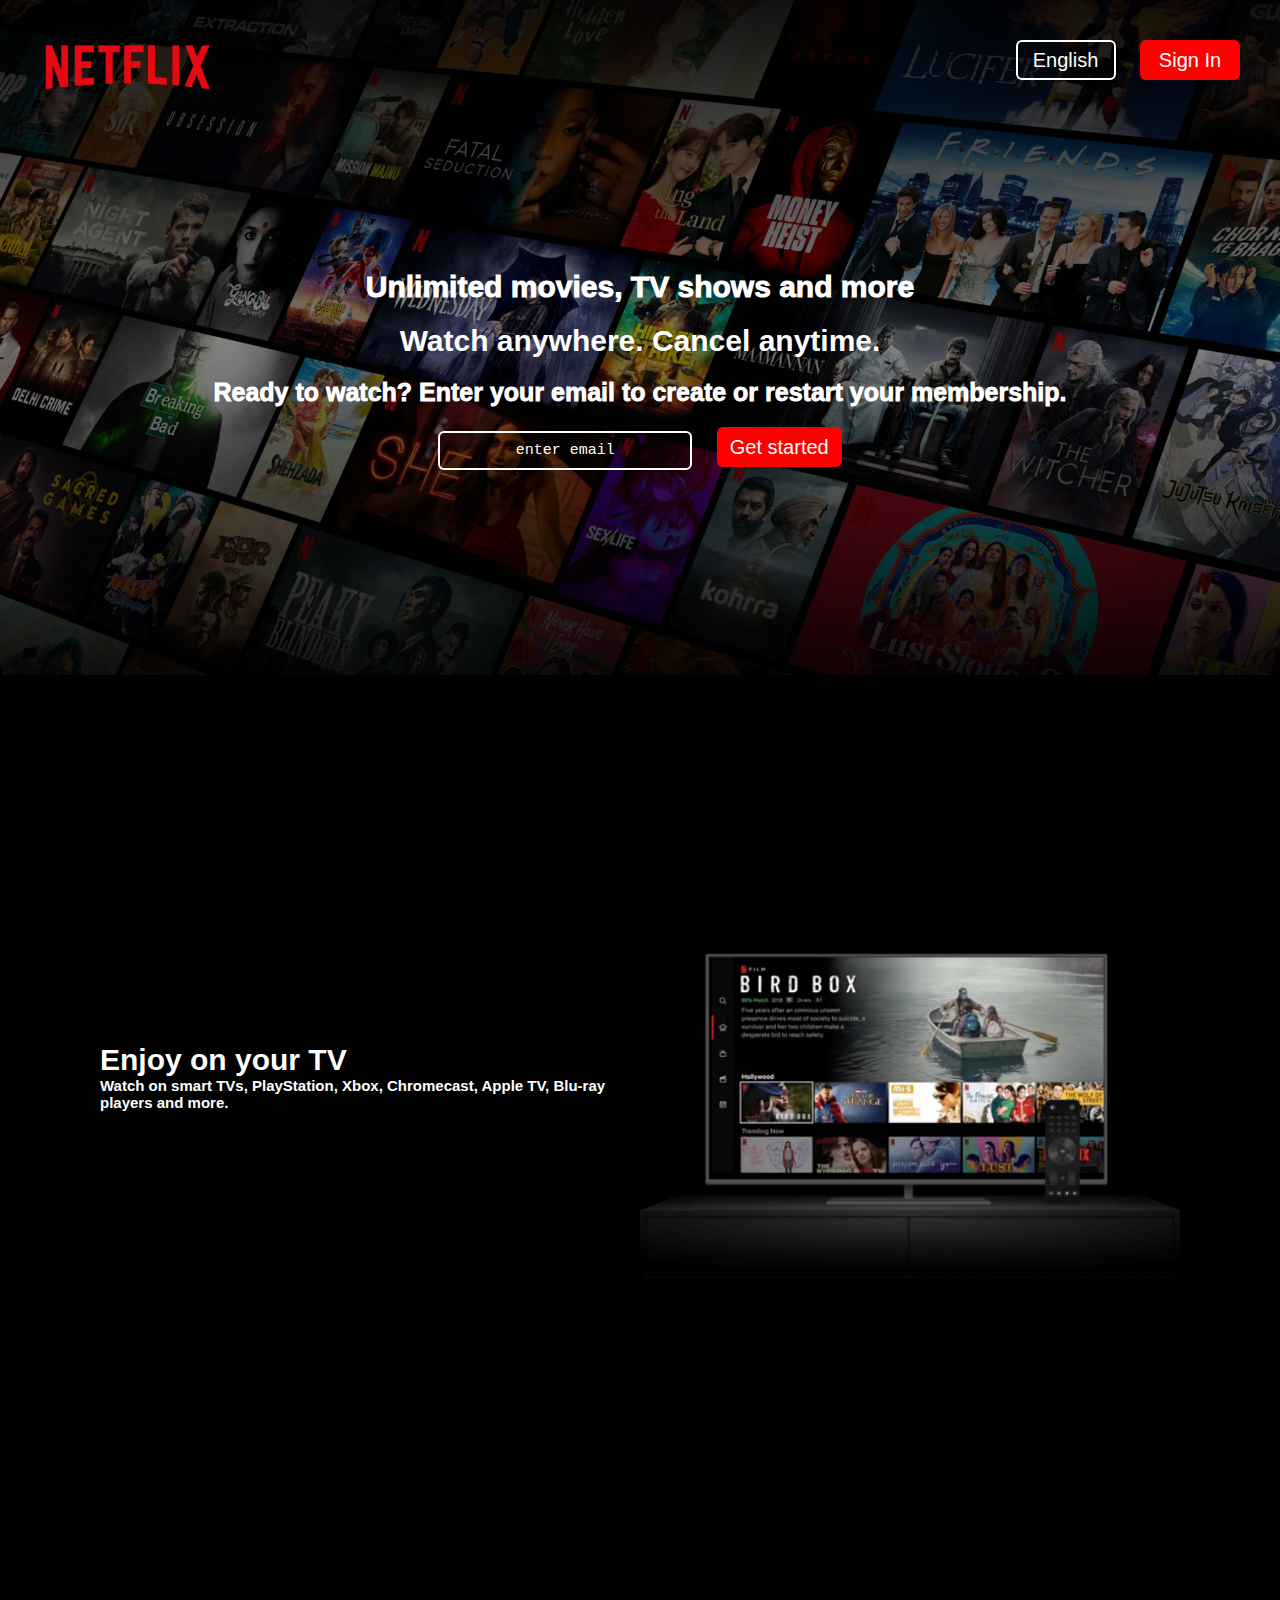
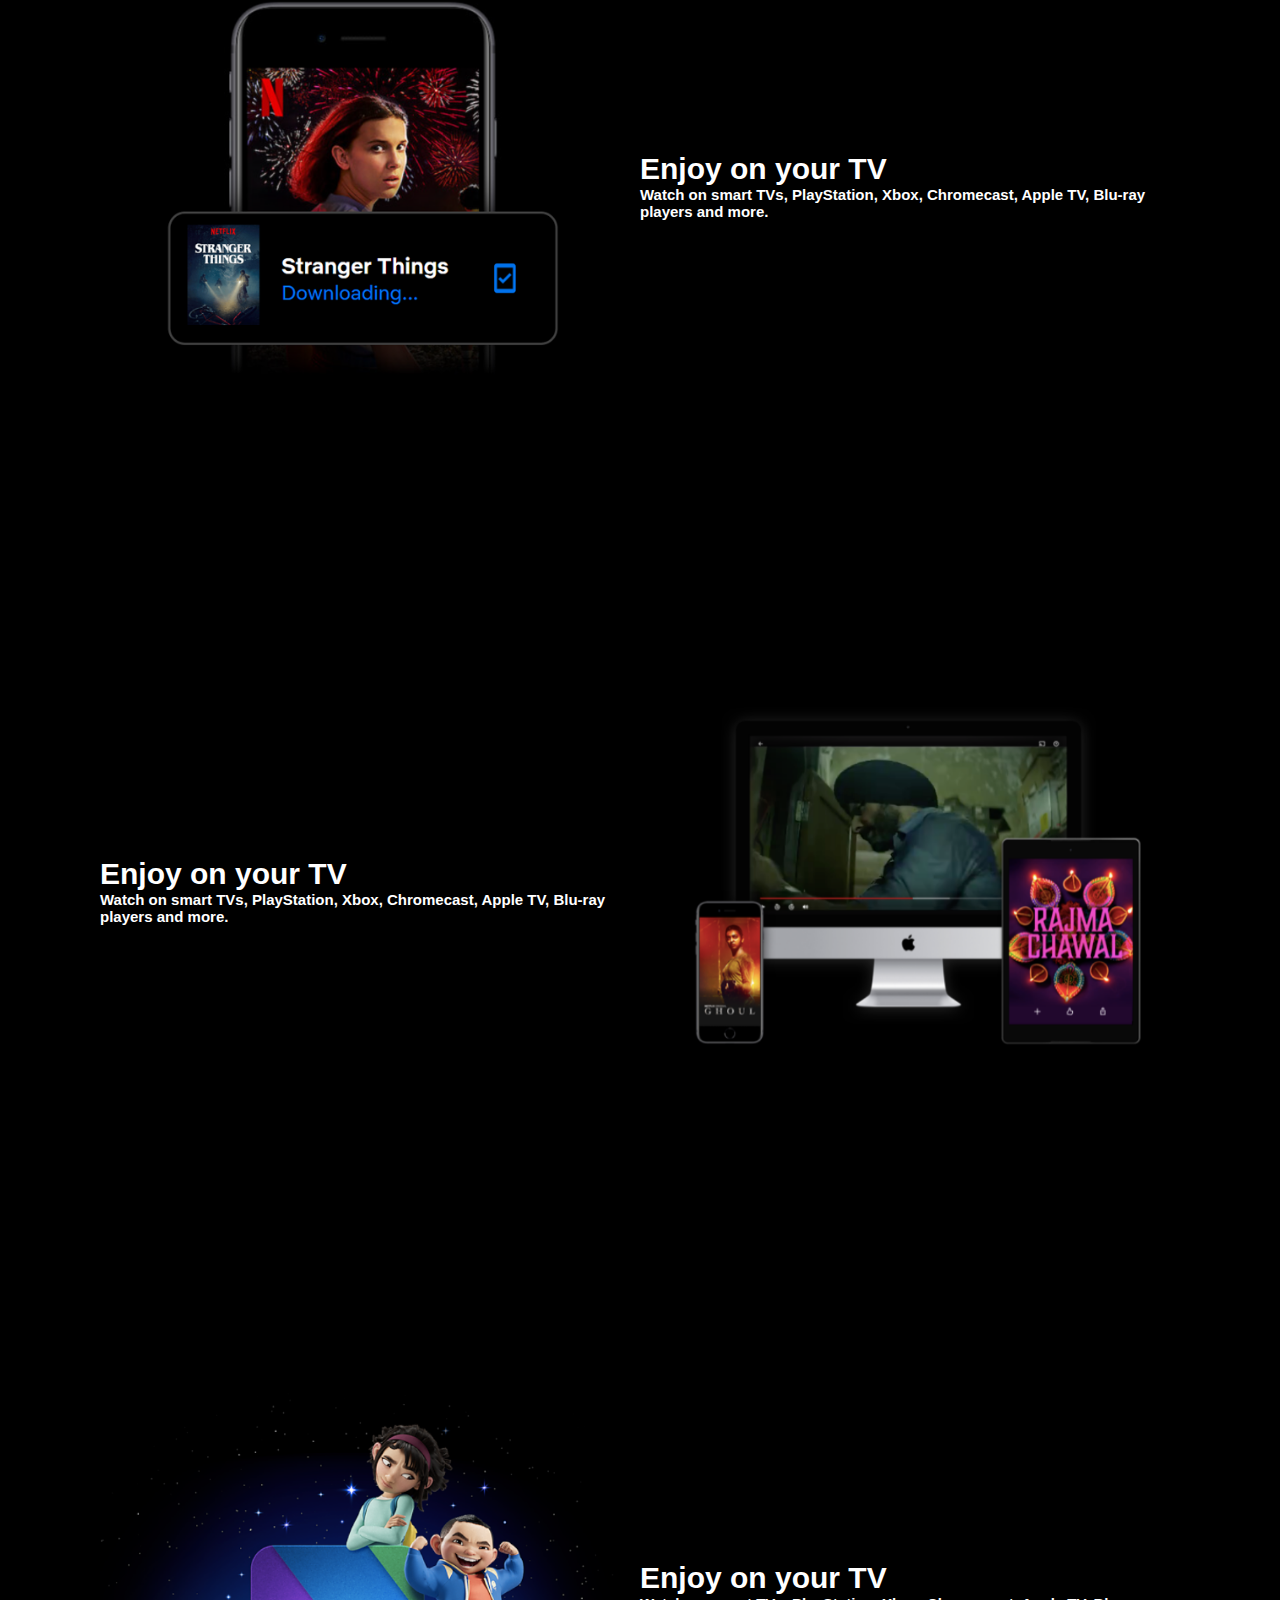
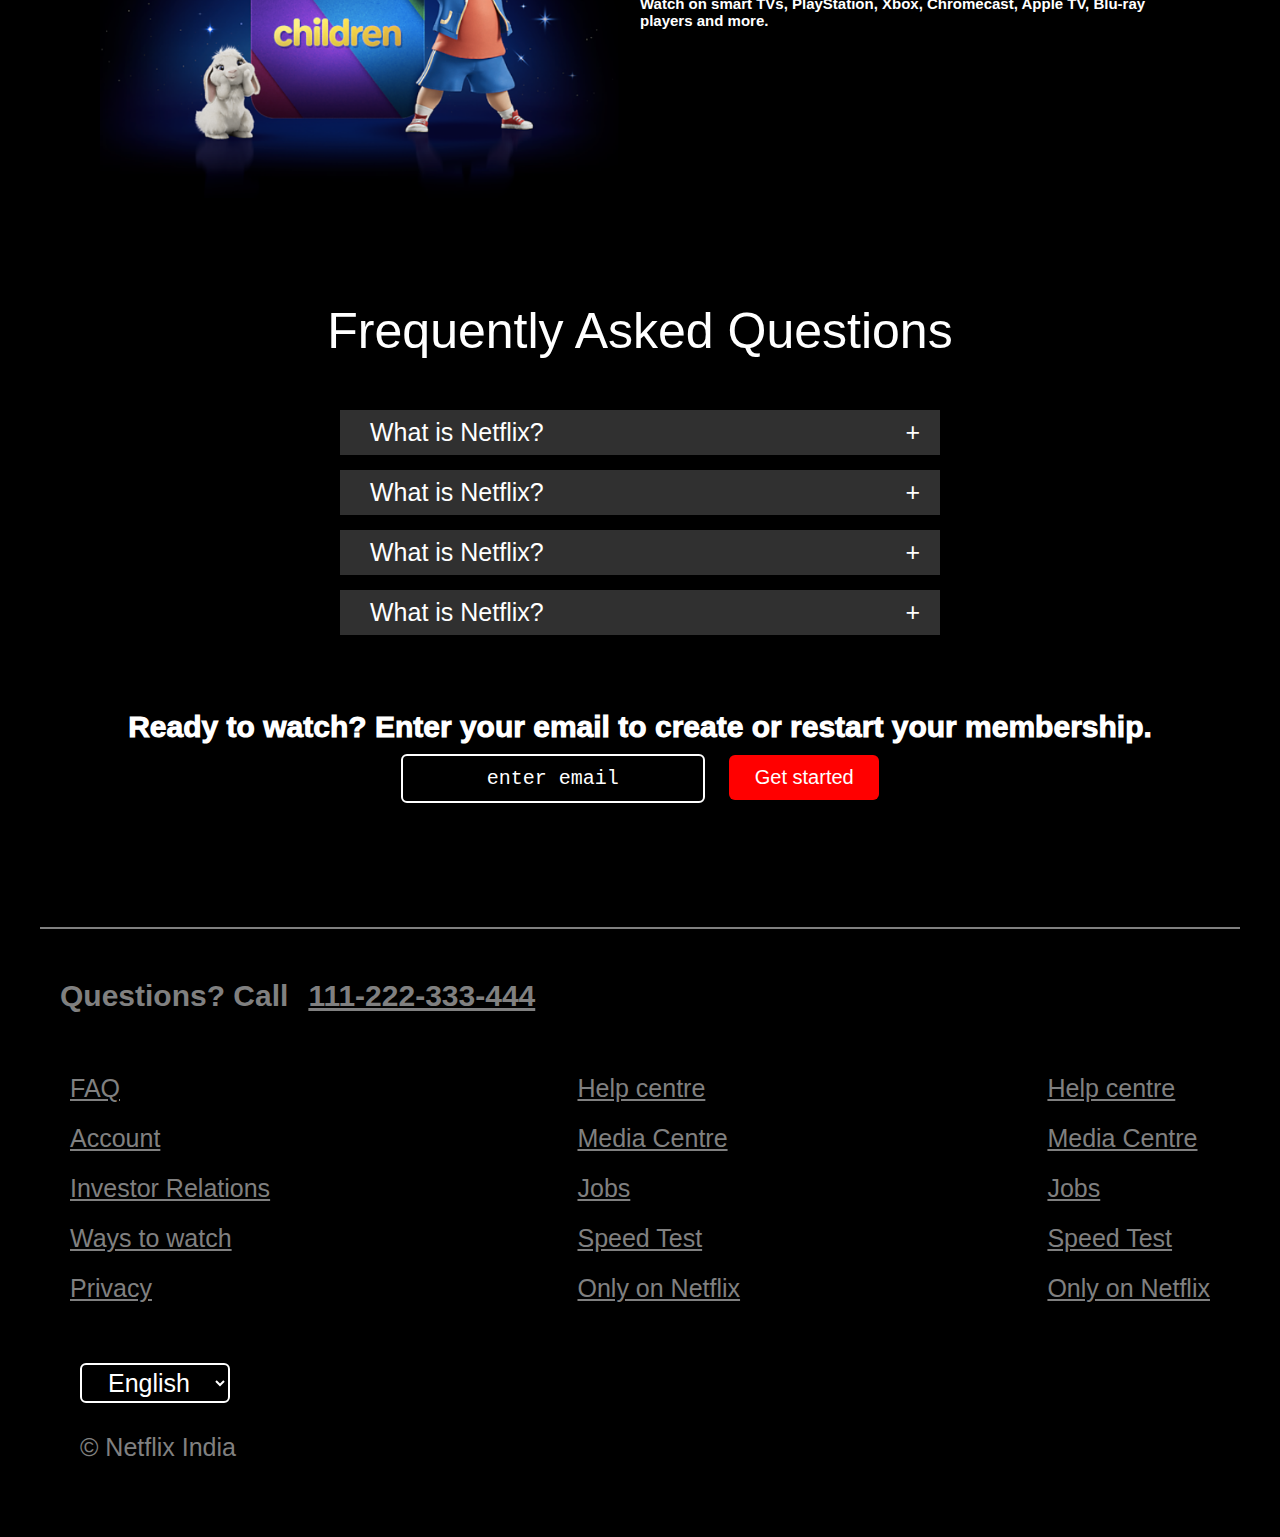
<file: index.html>
<!DOCTYPE html>
<html lang="en">
<head>
    <meta charset="UTF-8">
    <meta name="viewport" content="width=device-width, initial-scale=1">
    <link rel="stylesheet" href="netflix.css">
    <title>Page title</title>
</head>
<body>
    <div class="header">
        <div class="container">
            <div class="logo">
            <img src="Logonetflix.png">
        </div>
        <div class="buttons">
            <button class="lang"> English </button>
            <button class="sign"> Sign In </button>
        </div>
    </div>
        
        <div class="welcomepage">
            <h1>Unlimited movies, TV shows and more</h1>
            <h3>Watch anywhere. Cancel anytime.</h3>
            <p>Ready to watch? Enter your email to create or restart your membership.</p>
            
            <input type="email" placeholder="enter email" class="email" >
            <button class="get"> Get started </button>
        </div>
    </div>
    
    
    
    
    <div class="intro">
        <div class="subintro" >
            <div class="text">
                <h1>Enjoy on your TV</h1>
            <h4>Watch on smart TVs, PlayStation, Xbox, Chromecast, Apple TV, Blu-ray players and more.</h4>
            </div>
           
            <div class="image">
                <img src="feature-1.png" alt=""></img>
            </div>
        </div>
        
        <div class="subintro" id="flip">
            
            <div class="image">
                <img src="feature-2.png" alt=""></img>
            </div>
            
            <div class="text">
                <h1>Enjoy on your TV</h1>
            <h4>Watch on smart TVs, PlayStation, Xbox, Chromecast, Apple TV, Blu-ray players and more.</h4>
            </div>
           
            
        </div>
        
        <div class="subintro">
            <div class="text">
                <h1>Enjoy on your TV</h1>
            <h4>Watch on smart TVs, PlayStation, Xbox, Chromecast, Apple TV, Blu-ray players and more.</h4>
            </div>
           
            <div class="image">
                <img src="feature-3.png" alt=""></img>
            </div>
        </div>
        
        <div class="subintro" id="flip">
            
            <div class="image">
                <img src="feature-4.png" alt=""></img>
            </div>
            
            <div class="text">
                <h1>Enjoy on your TV</h1>
            <h4>Watch on smart TVs, PlayStation, Xbox, Chromecast, Apple TV, Blu-ray players and more.</h4>
            </div>
           
            
        </div>
        
        
    </div>
    
    <div class="faq">
        <h1 class="faqheading">Frequently Asked Questions</h1>
        <div class="ques">
            <button id="q1"> What is Netflix?<p id="x1">+</p> </button>
            <p id="ans1"> adhuc curae recteque faucibus atomorum rutrum commodo est prompta erat vituperatoribus dolorum eos urna hinc fabulas tempor volumus ad aptent vituperata nobis iaculis sea imperdiet</p>
        </div>
        
        <div class="ques">
            <button id="q2"> What is Netflix? <p id="x2">+</p> </button>
            <p id="ans2"> adhuc curae recteque faucibus atomorum rutrum commodo est prompta erat vituperatoribus dolorum eos urna hinc fabulas tempor volumus ad aptent vituperata nobis iaculis sea imperdiet</p>
        </div>
        
        <div class="ques">
            <button id="q3"> What is Netflix?<p id="x3">+</p>  </button>
            <p id="ans3"> adhuc curae recteque faucibus atomorum rutrum commodo est prompta erat vituperatoribus dolorum eos urna hinc fabulas tempor volumus ad aptent vituperata nobis iaculis sea imperdiet</p>
        </div>
        
        <div class="ques">
            <button id="q4"> What is Netflix?<p id="x4">+</p>  </button>
            <p id="ans4"> adhuc curae recteque faucibus atomorum rutrum commodo est prompta erat vituperatoribus dolorum eos urna hinc fabulas tempor volumus ad aptent vituperata nobis iaculis sea imperdiet</p>
        </div>
    </div>
        
        
    
    
    
    
    
    
    
    
    <div class="welcomepage2">
            <p>Ready to watch? Enter your email to create or restart your membership.</p>
           <div>
               <input type="email" placeholder="enter email" class="email2" >
            <button class="get2"> Get started </button>
           </div>
        </div>
        <br><br><br>
        <div class="call"> 
            <p>Questions? Call<p style="text-decoration:underline;">111-222-333-444</p></p>
        </div>
        <div class="footer">
            <div class="row1">
                <li> FAQ </li>
                <li>Account</li>
                <li>Investor Relations</li>
                <li>Ways to watch</li>
                <li>Privacy</li>
            </div>
            
            <div class="row2">
                <li> Help centre</li>
                <li>Media Centre</li>
                <li>Jobs</li>
                <li>Speed Test</li>
                <li>Only on Netflix</li>
            </div>
            
            <div class="row3">
                <li> Help centre</li>
                <li>Media Centre</li>
                <li>Jobs</li>
                <li>Speed Test</li>
                <li>Only on Netflix</li>
            </div>
        </div>
        
        <div class="end">
            <!-- <label for="language" class="lang">English</label> -->
            <select name="Language" class="lang2">
                <option>English</option>
                <option>Hindi</option>
            </select>
            <p> © Netflix India</p>
        </div>
    
    
    <script src="netflix.js"></script>
</body>
</html>
</file>
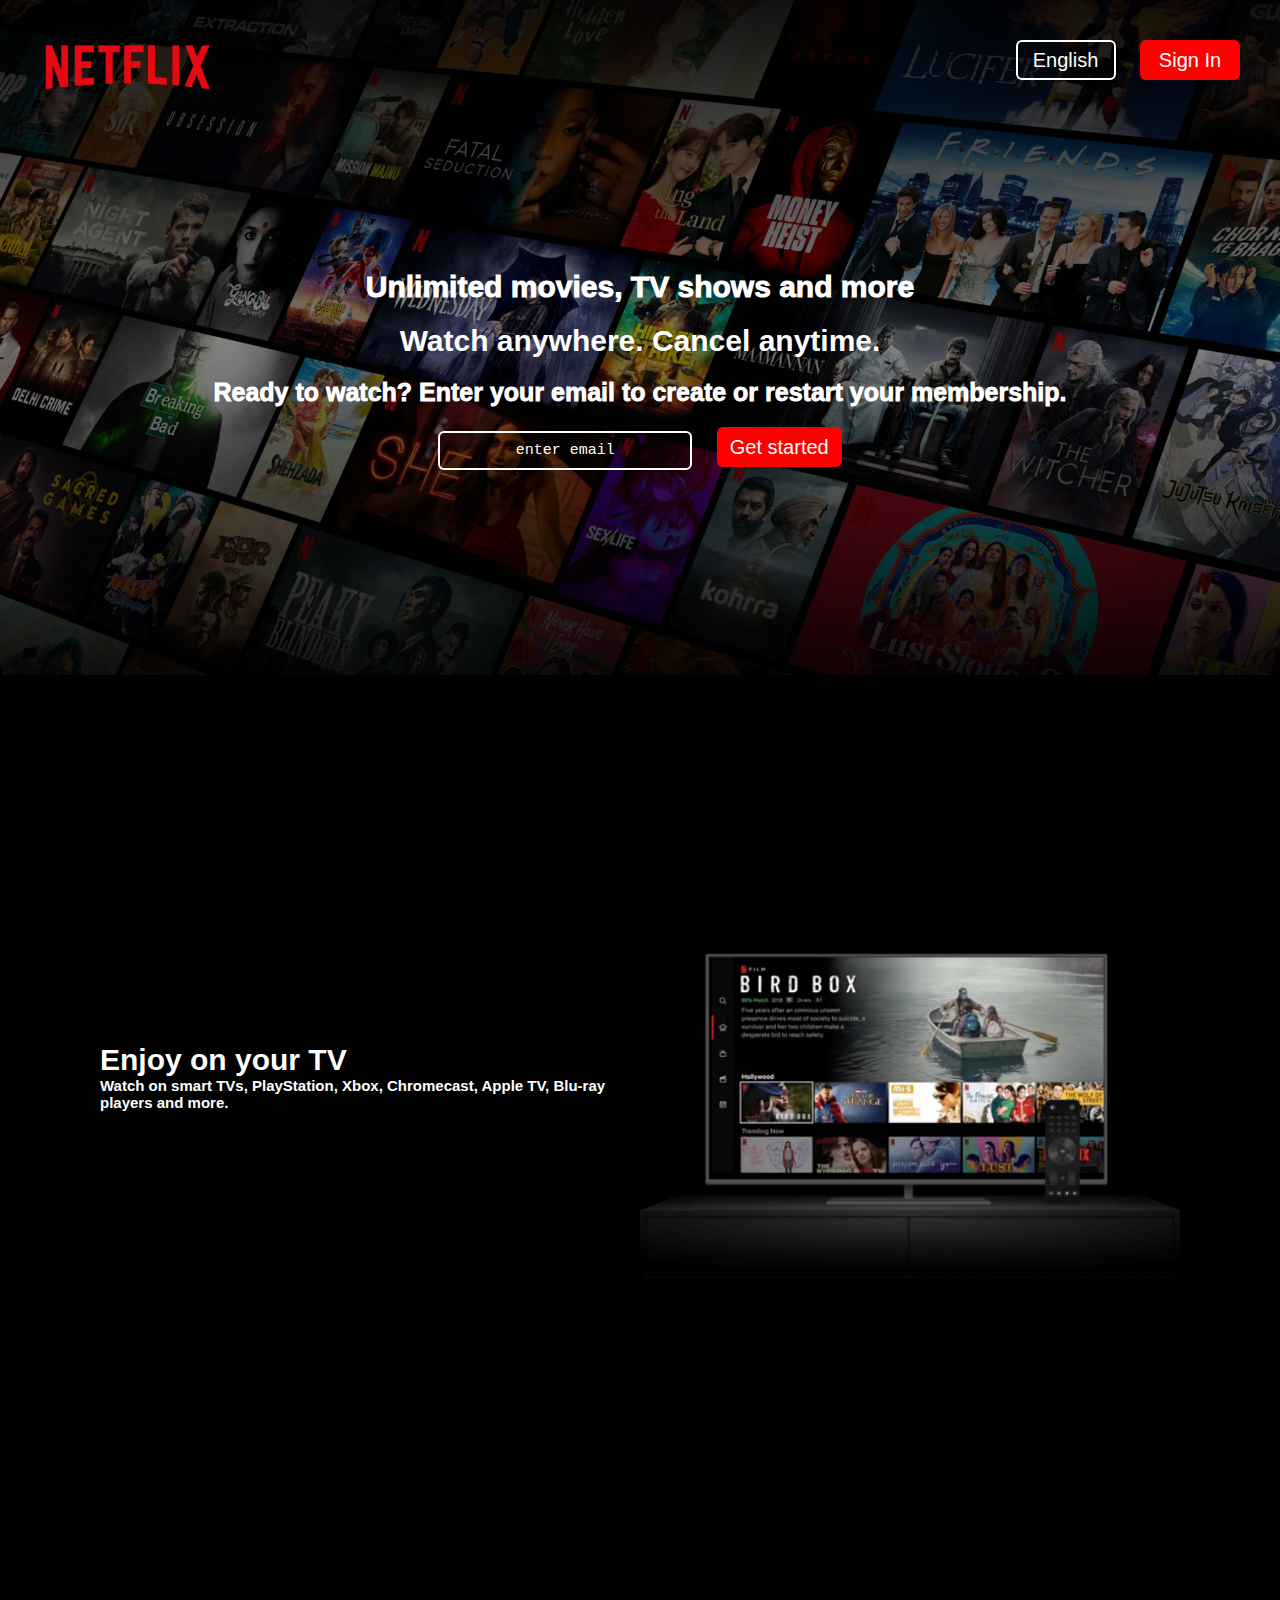
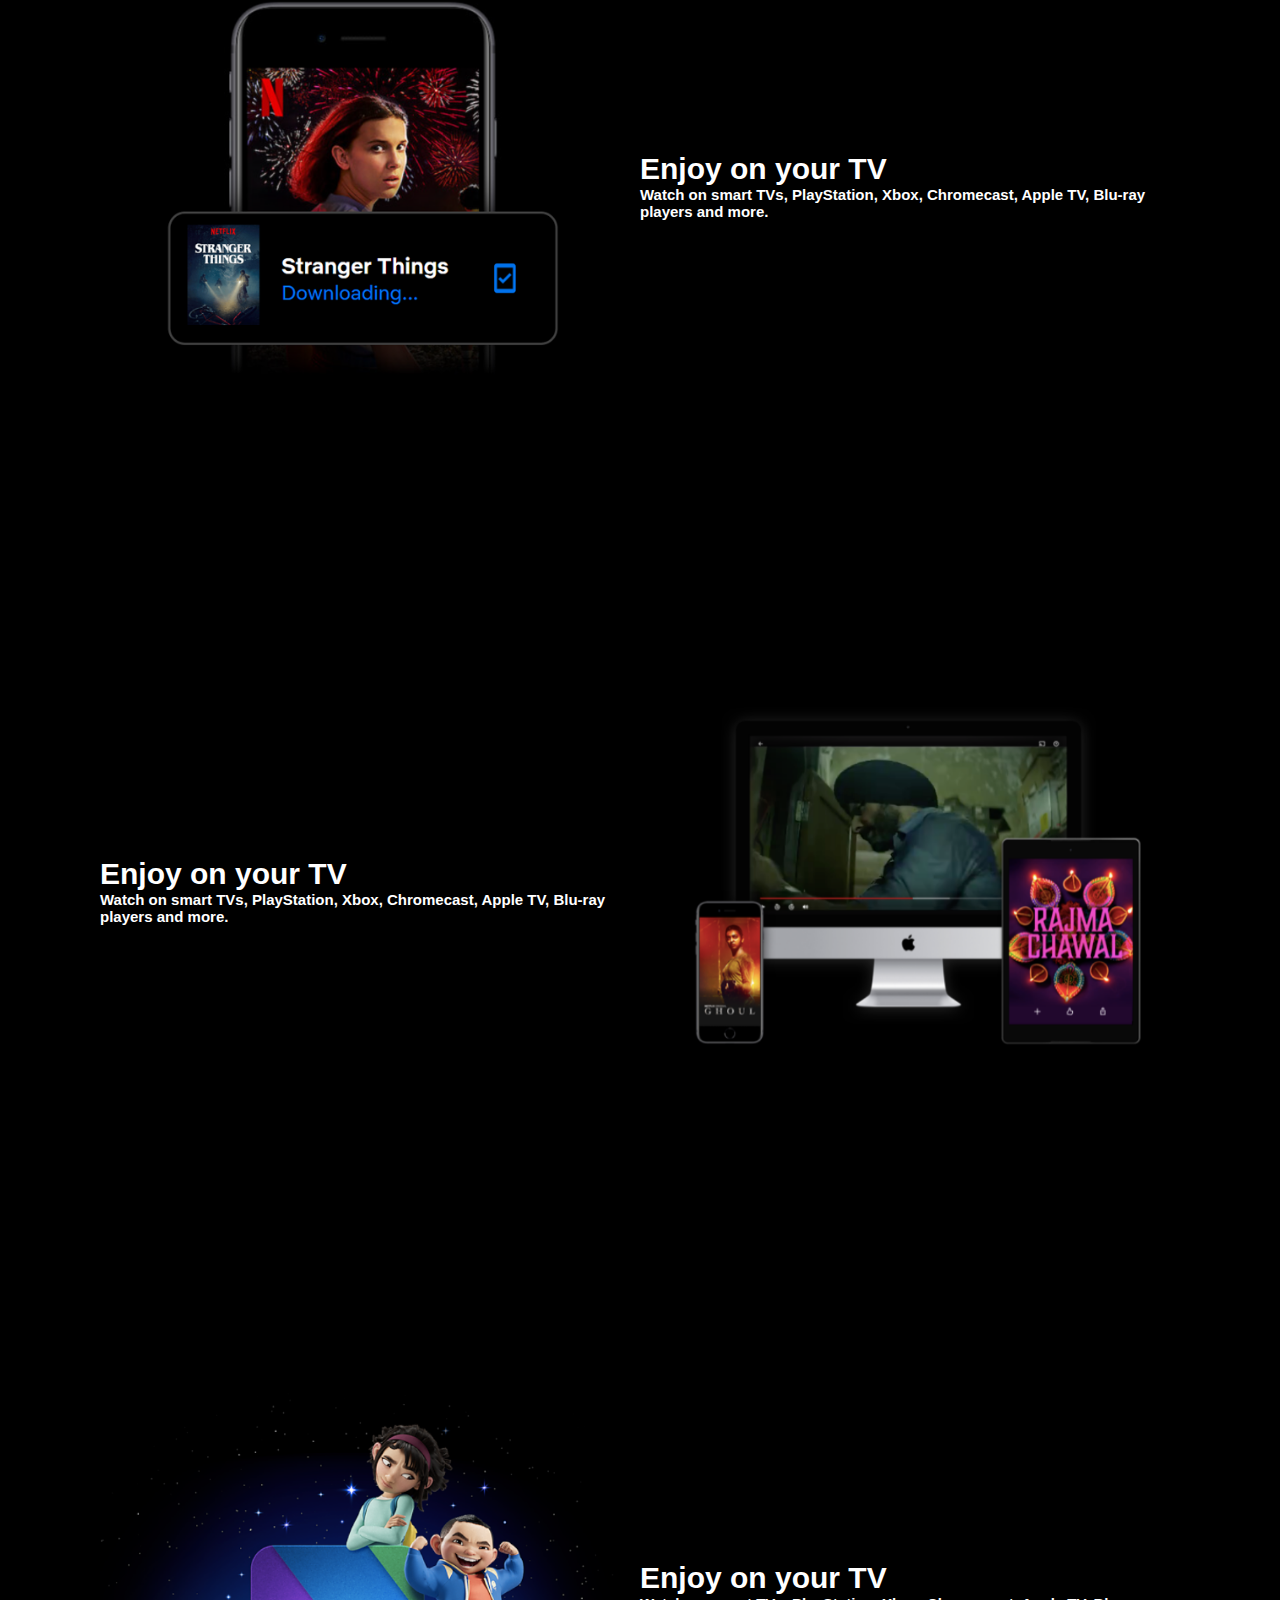
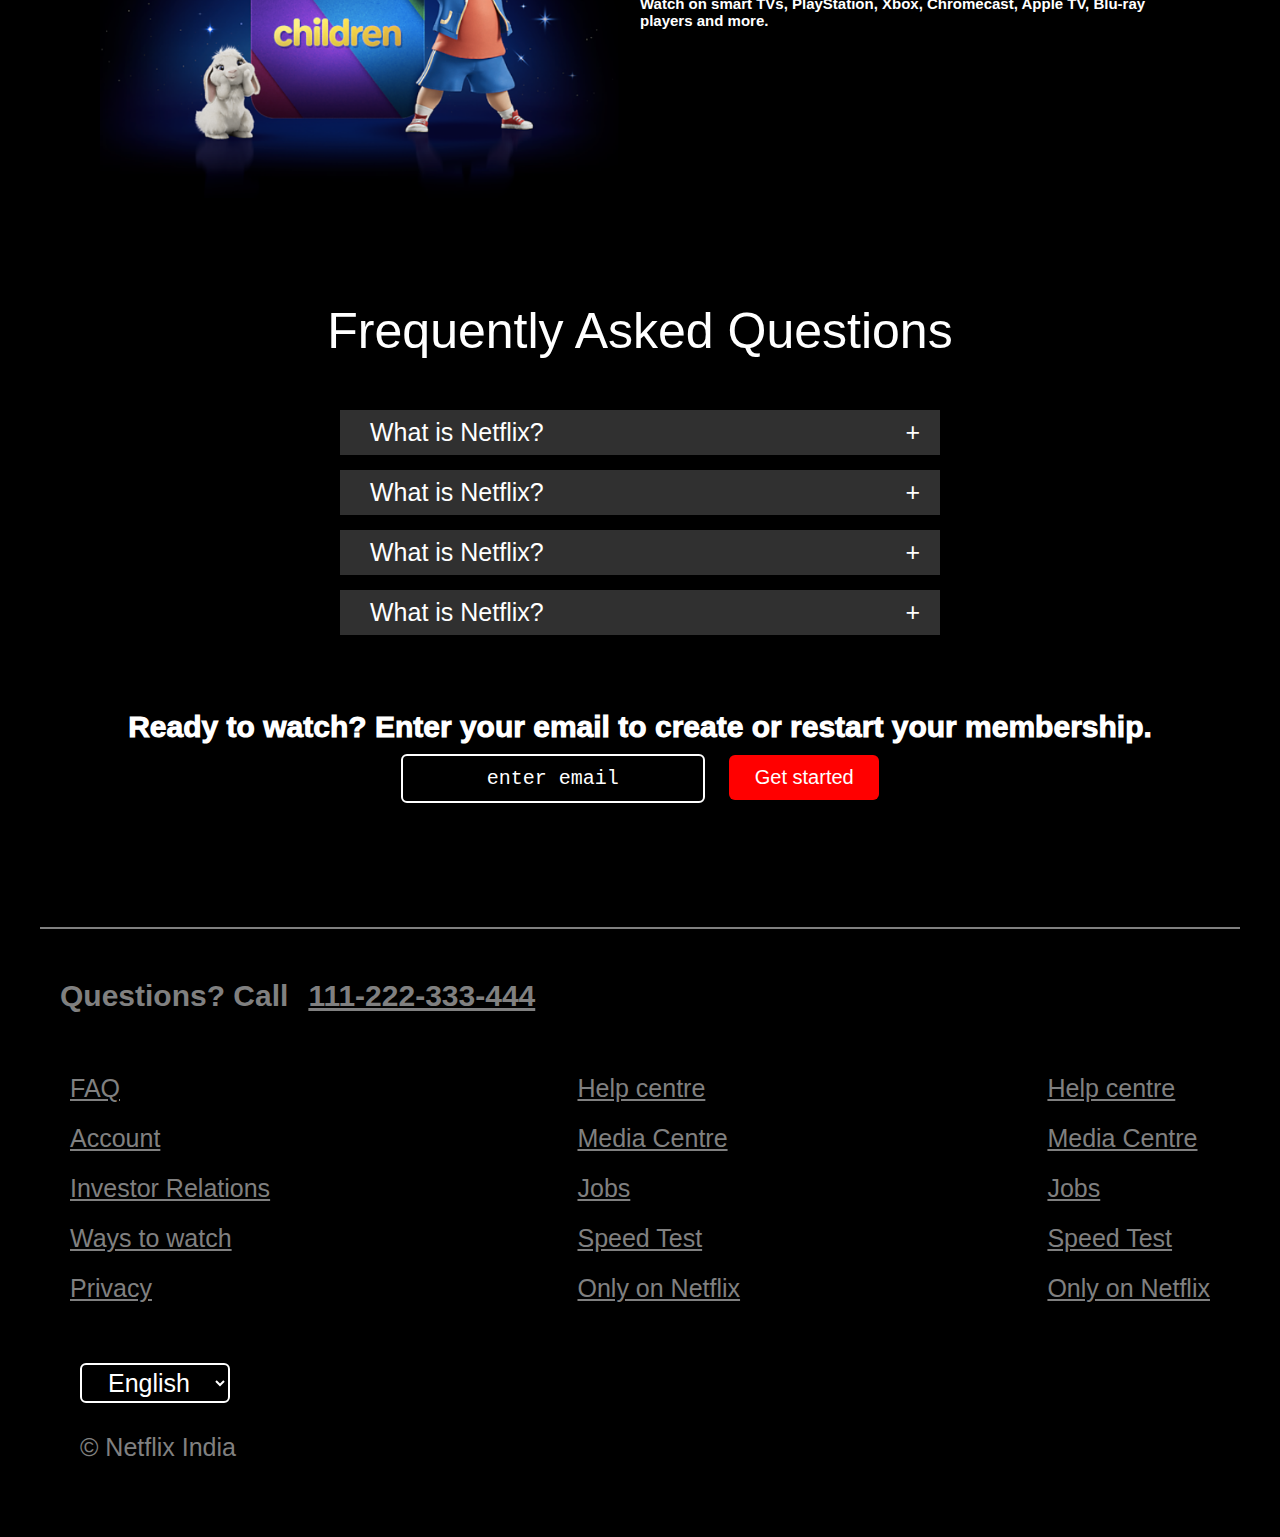
<file: netflix.html>
<!DOCTYPE html>
<html lang="en">
<head>
    <meta charset="UTF-8">
 <meta name="viewport" content="width=device-width,
initial-scale=1.0">
    <link rel="stylesheet" href="netflix.css">
    <title>Page title</title>
</head>
<body>
    <div class="header">
        <div class="container">
            <div class="logo">
            <img src="Logonetflix.png">
        </div>
        <div class="buttons">
            <button class="lang"> English </button>
            <button class="sign"> Sign In </button>
        </div>
    </div>
        
        <div class="welcomepage">
            <h1>Unlimited movies, TV shows and more</h1>
            <h3>Watch anywhere. Cancel anytime.</h3>
            <p>Ready to watch? Enter your email to create or restart your membership.</p>
            
            <input type="email" placeholder="enter email" class="email" >
            <button class="get"> Get started </button>
        </div>
    </div>
    
    
    
    
    <div class="intro">
        <div class="subintro" >
            <div class="text">
                <h1>Enjoy on your TV</h1>
            <h4>Watch on smart TVs, PlayStation, Xbox, Chromecast, Apple TV, Blu-ray players and more.</h4>
            </div>
           
            <div class="image">
                <img src="feature-1.png" alt=""></img>
            </div>
        </div>
        
        <div class="subintro" id="flip">
            
            <div class="image">
                <img src="feature-2.png" alt=""></img>
            </div>
            
            <div class="text">
                <h1>Enjoy on your TV</h1>
            <h4>Watch on smart TVs, PlayStation, Xbox, Chromecast, Apple TV, Blu-ray players and more.</h4>
            </div>
           
            
        </div>
        
        <div class="subintro">
            <div class="text">
                <h1>Enjoy on your TV</h1>
            <h4>Watch on smart TVs, PlayStation, Xbox, Chromecast, Apple TV, Blu-ray players and more.</h4>
            </div>
           
            <div class="image">
                <img src="feature-3.png" alt=""></img>
            </div>
        </div>
        
        <div class="subintro" id="flip">
            
            <div class="image">
                <img src="feature-4.png" alt=""></img>
            </div>
            
            <div class="text">
                <h1>Enjoy on your TV</h1>
            <h4>Watch on smart TVs, PlayStation, Xbox, Chromecast, Apple TV, Blu-ray players and more.</h4>
            </div>
           
            
        </div>
        
        
    </div>
    
    <div class="faq">
        <h1 class="faqheading">Frequently Asked Questions</h1>
        <div class="ques">
            <button id="q1"> What is Netflix?<p id="x1">+</p> </button>
            <p id="ans1"> adhuc curae recteque faucibus atomorum rutrum commodo est prompta erat vituperatoribus dolorum eos urna hinc fabulas tempor volumus ad aptent vituperata nobis iaculis sea imperdiet</p>
        </div>
        
        <div class="ques">
            <button id="q2"> What is Netflix? <p id="x2">+</p> </button>
            <p id="ans2"> adhuc curae recteque faucibus atomorum rutrum commodo est prompta erat vituperatoribus dolorum eos urna hinc fabulas tempor volumus ad aptent vituperata nobis iaculis sea imperdiet</p>
        </div>
        
        <div class="ques">
            <button id="q3"> What is Netflix?<p id="x3">+</p>  </button>
            <p id="ans3"> adhuc curae recteque faucibus atomorum rutrum commodo est prompta erat vituperatoribus dolorum eos urna hinc fabulas tempor volumus ad aptent vituperata nobis iaculis sea imperdiet</p>
        </div>
        
        <div class="ques">
            <button id="q4"> What is Netflix?<p id="x4">+</p>  </button>
            <p id="ans4"> adhuc curae recteque faucibus atomorum rutrum commodo est prompta erat vituperatoribus dolorum eos urna hinc fabulas tempor volumus ad aptent vituperata nobis iaculis sea imperdiet</p>
        </div>
    </div>
        
        
    
    
    
    
    
    
    
    
    <div class="welcomepage2">
            <p>Ready to watch? Enter your email to create or restart your membership.</p>
           <div>
               <input type="email" placeholder="enter email" class="email2" >
            <button class="get2"> Get started </button>
           </div>
        </div>
        <br><br><br>
        <div class="call"> 
            <p>Questions? Call<p style="text-decoration:underline;">111-222-333-444</p></p>
        </div>
        <div class="footer">
            <div class="row1">
                <li> FAQ </li>
                <li>Account</li>
                <li>Investor Relations</li>
                <li>Ways to watch</li>
                <li>Privacy</li>
            </div>
            
            <div class="row2">
                <li> Help centre</li>
                <li>Media Centre</li>
                <li>Jobs</li>
                <li>Speed Test</li>
                <li>Only on Netflix</li>
            </div>
            
            <div class="row3">
                <li> Help centre</li>
                <li>Media Centre</li>
                <li>Jobs</li>
                <li>Speed Test</li>
                <li>Only on Netflix</li>
            </div>
        </div>
        
        <div class="end">
            <!-- <label for="language" class="lang">English</label> -->
            <select name="Language" class="lang2">
                <option>English</option>
                <option>Hindi</option>
            </select>
            <p> © Netflix India</p>
        </div>
    
    
    <script src="netflix.js"></script>
</body>
</html>
</file>
<file: netflix.css>
*{
    margin: 0;
    padding: 0;
    max-width: 100%;
    color: white;
    font-family:arial;
}
body{
    background: black;
}
.header{
    display: flex;
    justify-content: center;
    align-items: center;
}
.container{
    width:100%;
    height:50vh; background-image:linear-gradient(rgba(0,0,0,0.9),rgba(0,0,0,0.3),rgba(0,0,0,0.9)), url("netflix.jpg");
    background-size: cover;
    background-position: center;
    display: flex;
    justify-content: space-between;
    
}
.logo{
    width:175px;
    margin:40px 40px;
}


.buttons{
    margin:40px 40px;
    
}


.sign{
    width:100px;
    height:40px;
    margin-left:20px;
    background-color: red;
    border:none;
    border-radius:6px;
    color:white;
    font-size:20px;
}


.lang{
    width:100px;
    height:40px;
    margin-left:20px;
    background:none;
    border:2px solid white;
    border-radius:6px;
    color:white;
    font-size:20px;
}


.welcomepage{
    position: absolute;
    top:15%;
    text-align: center;
    
    
}
.welcomepage h1{
    font-size:50px;
    text-align: center;
    font-weight:1000;
}
.welcomepage h3{
    font-size:40px;
    text-align:center;
    margin-top:20px;
    
}
.welcomepage p{
    font-size:30px;
    text-align:center;
    margin-top:20px;
    font-weight: 1000;
}
.email{
    color:white;
    border:2px solid white;
    border-radius:6px;
    height: 45px;
    background: transparent;
    font-size:20px;
    width:300px;
    margin-top:30px;
    font-family: monospace;
    text-align:center;
}
::placeholder{
    color:white;
}
.get{
    background-color: red;
    border:none;
    border-radius:6px;
    width:150px;
    height:45px;
    margin-top:30px;
    margin-left: 20px;
    
    font-size:20px;
    
}
.intro{
    display: flex;
    flex-direction: column;
}


.subintro{
    display: flex;
    align-items: center;
    justify-content: center;
    flex-wrap: nowrap;
    border:none;
    margin: 100px;
    margin-top:200px;
    
}
.text{
    font-size:20px;
    flex: 50%;
}
.image{
    flex:50%;
    
}
.welcomepage2{
    display: flex;
    justify-content: center;
    flex-direction: column;
    align-items:center;
    border:none;
    margin-bottom: 50px;
}
.email2{
    color:white;
    border:2px solid white;
    border-radius:6px;
    height: 45px;
    background: transparent;
    font-size:20px;
    width:300px;
    margin-top:10px;
    font-family: monospace;
    text-align:center;
    margin-bottom: 20px;
}
::placeholder{
    color:white;
}
.get2{
    background-color: red;
    border:none;
    border-radius:6px;
    width:150px;
    height:45px;
    margin-top:10px;
    margin-left: 20px;
    font-size:20px;
    margin-bottom: 20px;
}
.welcomepage2 p{
    font-size:30px;
    text-align:center;
    margin-top:20px;
    font-weight: 1000;
}
.faq{
    margin-bottom:50px;
}
.ques{
    display: flex;
    justify-content: center;
    align-items: center;
    flex-direction: column;
    padding-top: 10px;
}
#q1,#q2,#q3,#q4{
    display: flex;
    align-items: center;
    position:relative;
    width:600px;
    background-color: #303030;
    color:white;
    height:45px;
    font-size: 25px;
    font-weight:500;
    text-align:left;
    padding-left: 30px;
    border:none;
}/*
.q::after{
    content:"+";
    position: absolute;
    color:white;
    right: 20px;
}*/
#x1,#x2,#x3,#x4{
    position: absolute;
    color:white;
    right: 20px;
}
#ans1,#ans2,#ans3,#ans4{
    width:562px;
    border:none;
    background-color: #303030;
    padding:0 20px;
    font-size: 22px;
    margin-top: 5px;
    max-height: 0;
    overflow: hidden;
    transition: max-height 0.5s , padding 0.5s;
    
}
#ans1.open{
    max-height:600px;
    padding:30px 20px;
    padding-bottom:30px;
}

#ans2.open{
    max-height:600px;
    padding:30px 20px;
}

#ans3.open{
    max-height:600px;
    padding:30px 20px;
}
#ans4.open{
    max-height:600px;
    padding:30px 20px;
    
}
.faqheading{
    text-align:center;
    font-size:50px;
    font-weight:lighter;
    margin-bottom:40px;
    
}
.call{
    border-top:2px solid grey;
    margin-right:40px;
    padding-top: 50px;
    display: flex;
    flex-direction: row;
    margin-left:40px;
}
.call p{
    font-size:40px;
    font-weight:bold;
    margin-left:20px;
    color:grey;
}
.footer{
    display: flex;
    flex-direction: row;
    align-items: flex-start;
    justify-content: space-between;
    margin-top:50px;
    margin-bottom:50px;
    
}
.row1 li , .row2 li, .row3 li{
    list-style: none;
    font-size:30px;
    color:grey;
    line-height: 50px;
    text-decoration: underline;
}
.row1{
    margin-left:70px;
}
.row3{
    margin-right:70px;
}
.end{
    display: flex;
    justify-content:flex-start;
    margin-left:70px;
    margin-bottom:75px;
    flex-direction: column;
    
    
}
.lang2{
    width:150px;
    height:40px;
    margin-left:10px;
    background:none;
    border:2px solid white;
    border-radius:6px;
    color:white;
    font-size:25px;
    
    
}
.lang2 option{
    text-align:center;
}
.end p{
    font-size:25px;
    margin-left:10px;
    margin-top: 30px;
    color:grey;
}

@media(min-width:480px) and (min-height:500px){
    .container{
        height:75vh;           
    }
    .welcomepage{
        top:30%;             
    }
    
.welcomepage h1{
    font-size:30px;
    text-align: center;
    font-weight:1000;
}
.welcomepage h3{
    font-size:25px;
    text-align:center;
    margin-top:20px;
    
}
.welcomepage p{
    font-size:20px;
    text-align:center;
    margin-top:20px;
    font-weight: 1000;
}
.email{
    color:white;
    border:2px solid white;
    border-radius:6px;
    height: 35px;
    background: transparent;
    font-size:15px;
    width:250px;
    margin-top:20px;
    font-family: monospace;
    text-align:center;
}
::placeholder{
    color:white;
}
.get{
    background-color: red;
    border:none;
    border-radius:6px;
    width:125px;
    height:40px;
    margin-top:20px;
    margin-left: 20px;
    
    font-size:20px;
    
}
.footer{
    display: flex;
    flex-direction: row;
    align-items: flex-start;
    justify-content: space-between;
    margin-top:50px;
    margin-bottom:50px;
    
}
.row1 li , .row2 li, .row3 li{
    list-style: none;
    font-size:25px;
    color:grey;
    line-height: 50px;
    text-decoration: underline;
}
.row1{
    margin-left:70px;
}
.row3{
    margin-right:70px;
}

.call{
    border-top:2px solid grey;
    margin-right:40px;
    padding-top: 50px;
    display: flex;
    flex-direction: row;
    margin-left:40px;
}
.call p{
    font-size:30px;
    font-weight:bold;
    margin-left:20px;
    color:grey;
}
}

@media(min-width:480px) and (min-height:700px){
    .container{
        height:75vh;
    }
    .welcomepage{
        top:30%;
        
    }
    
.height: welcomepage; h1{
    font-size:35px;
    text-align: center;
    font-weight:1000;
}
.welcomepage h3{
    font-size:30px;
    text-align:center;
    margin-top:20px;
    
}
.welcomepage p{
    font-size:25px;
    text-align:center;
    margin-top:20px;
    font-weight: 1000;
}
}

@media(min-width:668px) and (max-height:1024px){
    .container{
        height:75vh;
    }
    .welcomepage{
        top:30%;
    }
    .text{
    font-size:15px;
    flex: 50%;
    margin-bottom:5px;
}


}
@media only screen and (max-width:600px){
    .sign{
    width:50px;
    height:25px;
    margin-left:10px;
    background-color: red;
    border:none;
    border-radius:6px;
    color:white;
    font-size:10px;
    }
    .lang{
    width:50px;
    height:25px;
    margin-left:10px;
    background:none;
    border:2px solid white;
    border-radius:6px;
    color:white;
    font-size:10px;
    }
    .logo{
        width:125px;
        margin:20px 20px;
    }
    .buttons{
    margin:30px 20px;
    
    }
    .container{
        height:50vh;
    }
    .welcomepage{
        top:20%;
        
    }
    
    .welcomepage h1{
    font-size:15px;
    text-align: center;
    font-weight:1000;
    }
    .welcomepage h3{
    font-size:15px;
    text-align:center;
    margin-top:20px;
    
    }
    .welcomepage p{
    font-size:10px;
    text-align:center;
    margin-top:20px;
    font-weight: 1000;
    }
    .email{
    color:white;
    border:2px solid white;
    border-radius:6px;
    height:25px;
    background: transparent;
    font-size:15px;
    width:125px;
    margin-top:10px;
    font-family: monospace;
    text-align:center;
    }
    ::placeholder{
    color:white;
    }
    .get{
    background-color: red;
    border:none;
    border-radius:6px;
    width:125px;
    height:25px;
    margin-top:20px;
    margin-left:10px;
    
    font-size:10px;
    
    }
    .subintro{
    display: flex;
    align-items: center;
    justify-content: center;
    flex-direction: column;
    flex-wrap: nowrap;
    border:none;
    margin: 50px;
    margin-top:50px;
    
    }
    .text{
    font-size:10px;
    flex: 50%;
    text-align: center;
    }
    .image{
    flex:50%;
    width:500px;
    height:100vh;
    }
    #flip{
        flex-direction: column-reverse;
    }
    .faq{
    margin-bottom:50px;
}
.ques{
    display: flex;
    justify-content: center;
    align-items: center;
    flex-direction: column;
    padding-top: 10px;
}
#q1,#q2,#q3,#q4{
    display: flex;
    align-items: center;
    position:relative;
    width:350px;
    background-color: #303030;
    color:white;
    height:35px;
    font-size: 15px;
    font-weight:500;
    text-align:left;
    padding-left: 30px;
    border:none;
    
}/*
.q::after{
    content:"+";
    position: absolute;
    color:white;
    right: 20px;
}*/
#x1,#x2,#x3,#x4{
    position: absolute;
    color:white;
    right: 20px;
}
#ans1,#ans2,#ans3,#ans4{
    width:312px;
    border:none;
    background-color: #303030;
    padding:0 20px;
    font-size: 12px;
    margin-top: 5px;
    max-height: 0;
    overflow: hidden;
    transition: max-height 0.5s , padding 0.5s;
    
}
#ans1.open{
    max-height:600px;
    padding:30px 20px;
    padding-bottom:30px;
}

#ans2.open{
    max-height:600px;
    padding:30px 20px;
}

#ans3.open{
    max-height:600px;
    padding:30px 20px;
}
#ans4.open{
    max-height:600px;
    padding:30px 20px;
    
}
.faqheading{
    text-align:center;
    font-size:25px;
    font-weight:lighter;
    margin-bottom:20px;
    
}

.welcomepage2{
    display: flex;
    justify-content: center;
    flex-direction: column;
    align-items:center;
    border:none;
    margin-bottom:10px;
}
.email2{
    color:white;
    border:2px solid white;
    border-radius:6px;
    height:25px;
    background: transparent;
    font-size:15px;
    width:125px;
    margin-top:10px;
    font-family: monospace;
    text-align:center;
}
::placeholder{
    color:white;
}
.get2{
    background-color: red;
    border:none;
    border-radius:6px;
    width:125px;
    height:25px;
    margin-top:20px;
    margin-left:10px;
    font-size:10px;
}
.welcomepage2 p{
    font-size:15px;
    text-align:center;
    margin-top:20px;
    font-weight:1000;
}

.footer{
    display: flex;
    flex-direction: row;
    align-items: flex-start;
    justify-content: space-between;
    margin-top:25px;
    margin-bottom:25px;
    
}
.row1 li , .row2 li, .row3 li{
    list-style: none;
    font-size:10px;
    color:grey;
    line-height: 25px;
    text-decoration: underline;
}
.row1{
    margin-left:35px;
}
.row3{
    margin-right:35px;
}

.call{
    border-top:2px solid grey;
    margin-right:2ppx;
    padding-top: 25px;
    display: flex;
    flex-direction: row;
    margin-left:20px;
}
.call p{
    font-size:15px;
    font-weight:bold;
    margin-left:10px;
    color:grey;
}
    .end{
    display: flex;
    justify-content:flex-start;
    margin-left:35px;
    margin-bottom:35px;
    flex-direction: column;
    
    
}
.lang2{
    width:60px;
    height:25px;
    margin-left:5px;
    background:none;
    border:1px solid white;
    border-radius:6px;
    color:white;
    font-size:10px;
    
    
}
.lang2 option{
    text-align:center;
}
.end p{
    font-size:10px;
    margin-left:5px;
    margin-top: 10px;
    color:grey;
}
}
</file>
